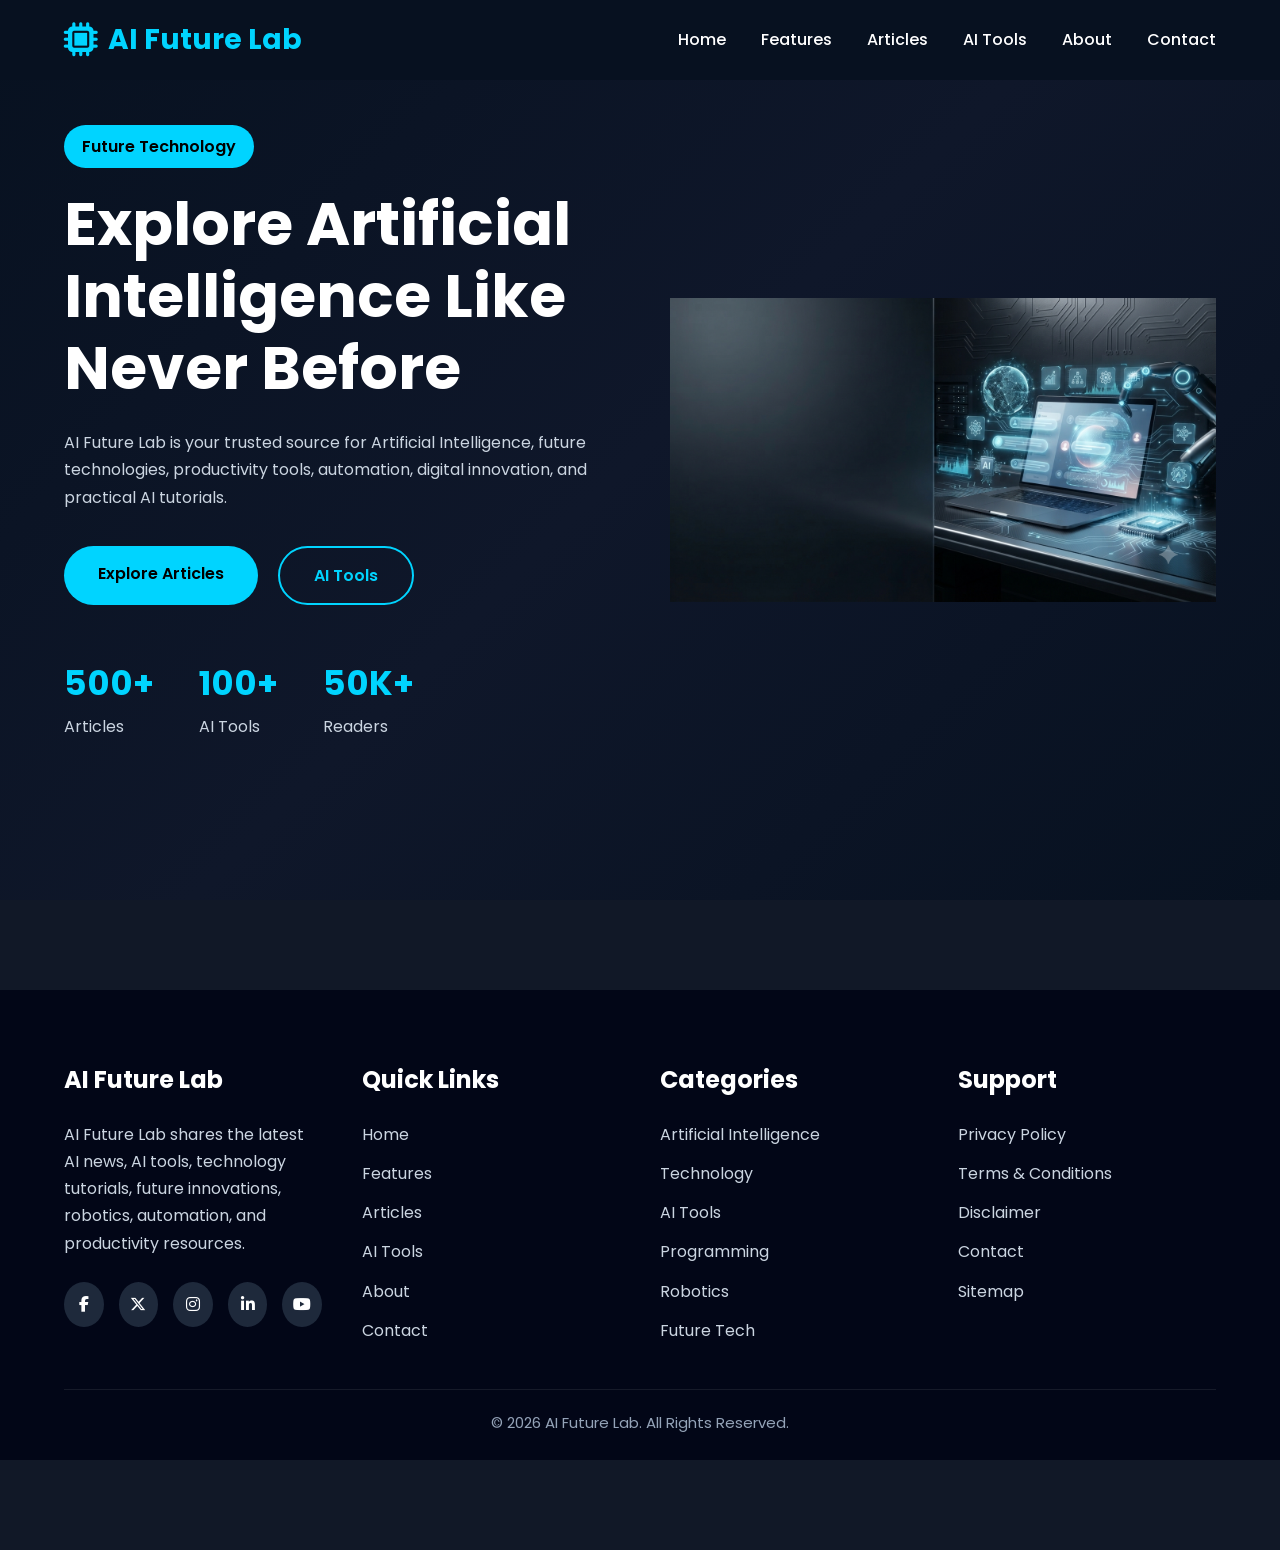
<file: index.html>
<!DOCTYPE html>
<html lang="en">

<head>

<meta charset="UTF-8">
<meta name="viewport" content="width=device-width, initial-scale=1.0">

<title>AI Future Lab | AI Tools, Technology & Future Innovations</title>

<meta name="description" content="AI Future Lab brings the latest AI tools, technology news, tutorials, productivity tips, and future innovations.">

<meta name="keywords" content="AI Future Lab, Artificial Intelligence, AI Tools, ChatGPT, Technology, Future Tech, Gadgets, Tutorials">

<meta name="author" content="AI Future Lab">

<meta name="robots" content="index, follow">

<link rel="canonical" href="https://stream-x87.github.io/aifutureleb/">

<!-- Open Graph -->

<meta property="og:title" content="AI Future Lab | AI Tools, Technology & Future Innovations">

<meta property="og:description" content="Explore the future of Artificial Intelligence, AI tools, technology news, tutorials and digital innovation.">

<meta property="og:image" content="https://stream-x87.github.io/aifutureleb/images/og-image.jpg">

<meta property="og:url" content="https://stream-x87.github.io/aifutureleb/">

<meta property="og:type" content="website">

<meta property="og:site_name" content="AI Future Lab">

<!-- Twitter Card -->

<meta name="twitter:card" content="summary_large_image">

<meta name="twitter:title" content="AI Future Lab">

<meta name="twitter:description" content="Explore the future of Artificial Intelligence and digital technology.">

<meta name="twitter:image" content="https://stream-x87.github.io/aifutureleb/images/og-image.jpg">

<!-- Favicon -->

<link rel="icon" type="image/png" href="images/favicon.png">

<link rel="apple-touch-icon" href="images/icons/icon-192.png">

<!-- PWA Manifest -->

<link rel="manifest" href="manifest.json">

<link rel="stylesheet" href="style.css">

<link rel="preconnect" href="https://fonts.googleapis.com">

<link rel="preconnect" href="https://fonts.gstatic.com" crossorigin>

<link href="https://fonts.googleapis.com/css2?family=Poppins:wght@300;400;500;600;700;800&display=swap" rel="stylesheet">

<link rel="stylesheet"
href="https://cdnjs.cloudflare.com/ajax/libs/font-awesome/6.7.1/css/all.min.css">

<!-- SEO Schema Markup -->
<script type="application/ld+json">
{
  "@context": "https://schema.org",
  "@type": "WebSite",
  "name": "AI Future Lab",
  "url": "https://stream-x87.github.io/aifutureleb/",
  "description": "AI Future Lab shares the latest AI tools, technology news, tutorials, productivity tips, and future innovations.",
  "publisher": {
    "@type": "Organization",
    "name": "AI Future Lab",
    "url": "https://stream-x87.github.io/aifutureleb/",
    "logo": {
      "@type": "ImageObject",
      "url": "https://stream-x87.github.io/aifutureleb/images/favicon.png"
    }
  },
  "potentialAction": {
    "@type": "SearchAction",
    "target": "https://stream-x87.github.io/aifutureleb/?q={search_term_string}",
    "query-input": "required name=search_term_string"
  },
  "inLanguage": "en",
  "copyrightHolder": {
    "@type": "Organization",
    "name": "AI Future Lab"
  }
}
</script>

</head>

<body>

<!-- ================= PRELOADER ================= -->

<div id="preloader">

<div class="loader">

<div class="loader-circle"></div>

<h2>AI Future Lab</h2>

</div>

</div>

<!-- ================= HEADER ================= -->
<header>

<div class="container">

<nav>

<div class="logo">

<i class="fa-solid fa-microchip"></i>

<span>AI Future Lab</span>

</div>

<ul class="nav-links">

<li><a href="#home">Home</a></li>

<li><a href="#features">Features</a></li>

<li><a href="#articles">Articles</a></li>

<li><a href="#tools">AI Tools</a></li>

<li><a href="about.html">About</a></li>

<li><a href="contact.html">Contact</a></li>

</ul>

<div class="menu-btn">

<i class="fa-solid fa-bars"></i>

</div>

</nav>

</div>

</header>

<!-- ================= HERO ================= -->

<section id="home" class="hero">

<div class="container hero-content">

<div class="hero-text">

<span class="badge">

Future Technology

</span>

<h1>

Explore Artificial Intelligence Like Never Before

</h1>

<p>

AI Future Lab is your trusted source for Artificial Intelligence,
future technologies,
productivity tools,
automation,
digital innovation,
and practical AI tutorials.

</p>

<div class="hero-buttons">

<a href="#articles" class="btn primary-btn">

Explore Articles

</a>

<a href="#tools" class="btn secondary-btn">

AI Tools

</a>

</div>

<div class="hero-stats">

<div>

<h2>500+</h2>

<p>Articles</p>

</div>

<div>

<h2>100+</h2>

<p>AI Tools</p>

</div>

<div>

<h2>50K+</h2>

<p>Readers</p>

</div>

</div>

</div>

<div class="hero-image">

<img src="images/hero.png" alt="Artificial Intelligence">

</div>

</div>

</section>

<!-- ================= FEATURES ================= -->

<section id="features" class="features">
<!-- ================= FOOTER ================= -->

<footer>

<div class="container">

<div class="footer-grid">

<div class="footer-about">

<h3>AI Future Lab</h3>

<p>

AI Future Lab shares the latest AI news,
AI tools,
technology tutorials,
future innovations,
robotics,
automation,
and productivity resources.

</p>

<div class="social-links">

<a href="#"><i class="fab fa-facebook-f"></i></a>

<a href="#"><i class="fab fa-x-twitter"></i></a>

<a href="#"><i class="fab fa-instagram"></i></a>

<a href="#"><i class="fab fa-linkedin-in"></i></a>

<a href="#"><i class="fab fa-youtube"></i></a>

</div>

</div>

<div class="footer-links">

<h3>Quick Links</h3>

<ul>

<li><a href="index.html">Home</a></li>

<li><a href="#features">Features</a></li>

<li><a href="#articles">Articles</a></li>

<li><a href="#tools">AI Tools</a></li>

<li><a href="about.html">About</a></li>

<li><a href="contact.html">Contact</a></li>

</ul>

</div>

<div class="footer-links">

<h3>Categories</h3>

<ul>

<li><a href="#">Artificial Intelligence</a></li>

<li><a href="#">Technology</a></li>

<li><a href="#">AI Tools</a></li>

<li><a href="#">Programming</a></li>

<li><a href="#">Robotics</a></li>

<li><a href="#">Future Tech</a></li>

</ul>

</div>

<div class="footer-links">

<h3>Support</h3>

<ul>

<li><a href="privacy.html">Privacy Policy</a></li>

<li><a href="terms.html">Terms & Conditions</a></li>

<li><a href="disclaimer.html">Disclaimer</a></li>

<li><a href="contact.html">Contact</a></li>

<li><a href="sitemap.xml">Sitemap</a></li>

</ul>

</div>

</div>

<hr>

<div class="footer-bottom">

<p>

© <span id="year"></span> AI Future Lab. All Rights Reserved.

</p>

</div>

</div>

</footer>

<!-- ================= BACK TO TOP ================= -->

<button id="backToTop">

<i class="fa-solid fa-arrow-up"></i>

</button>

<!-- ================= JAVASCRIPT ================= -->

<script src="script.js"></script>

</body>

</html>
</file>
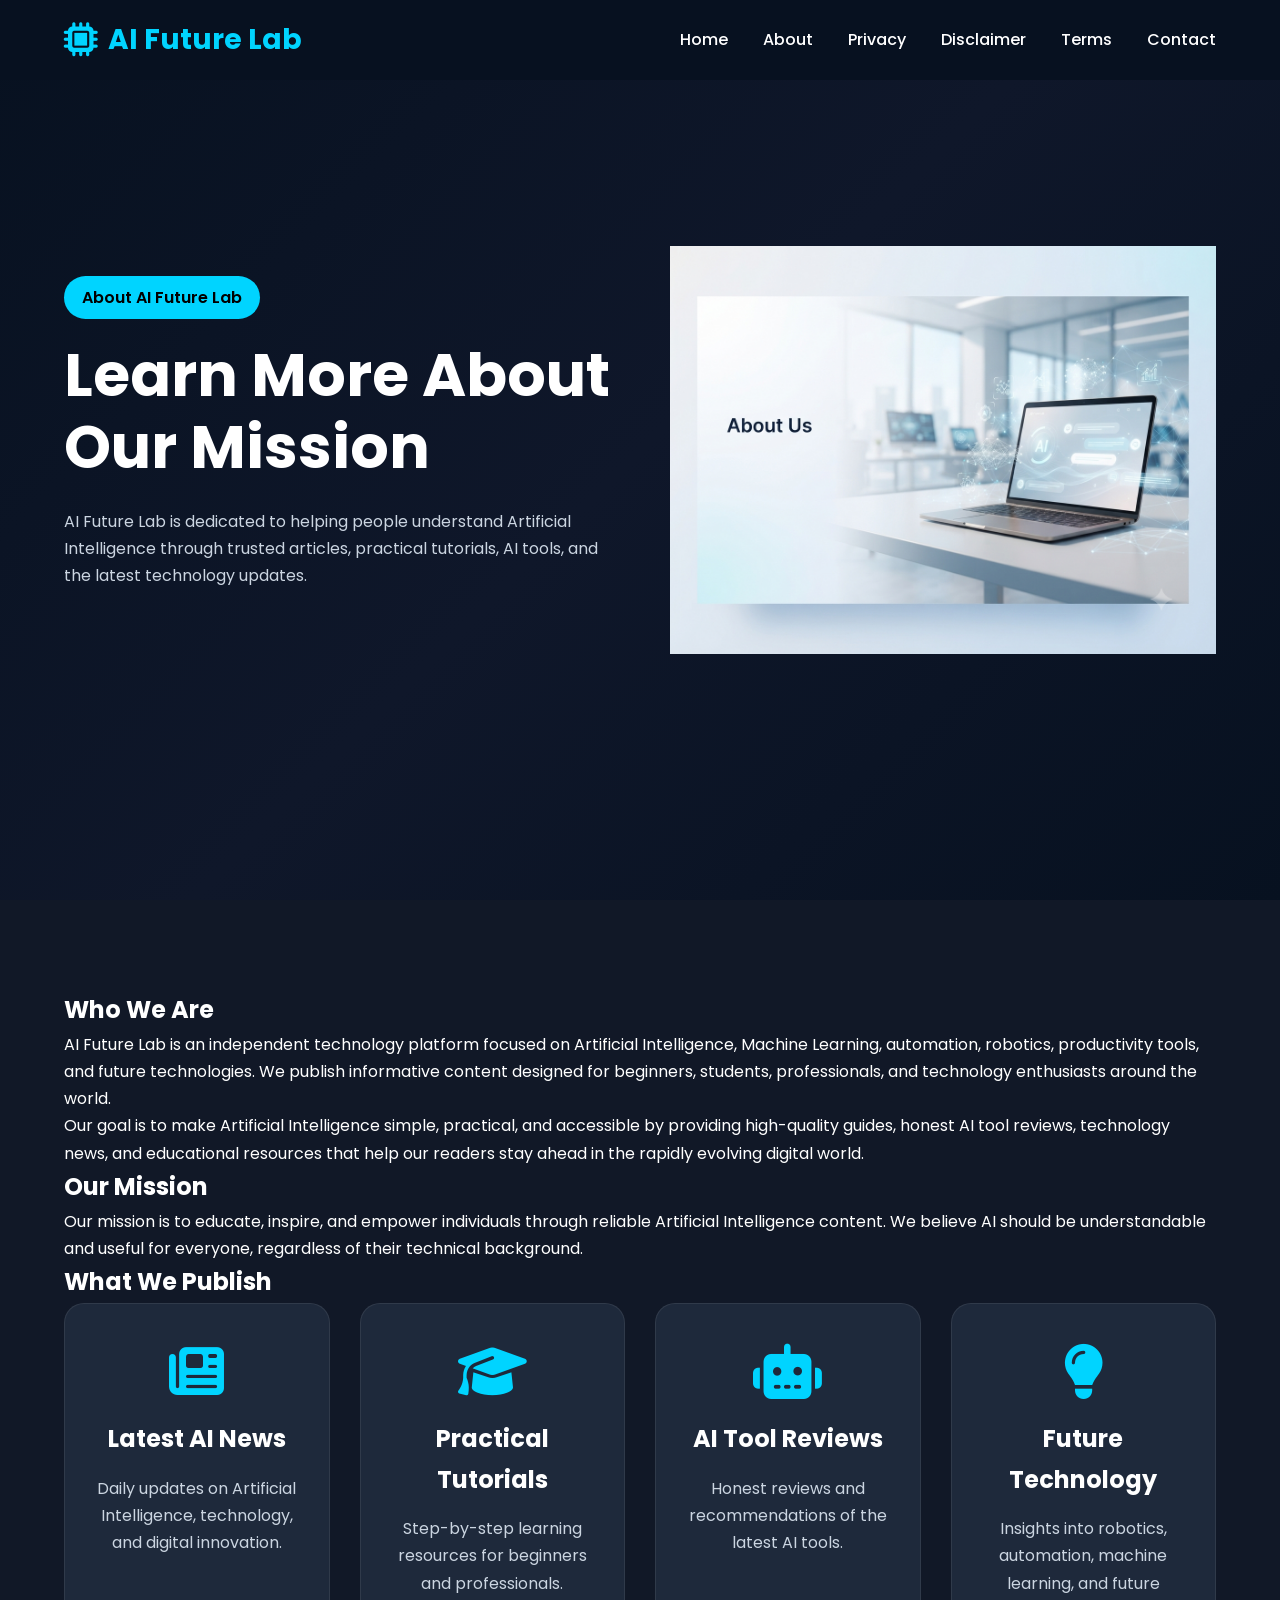
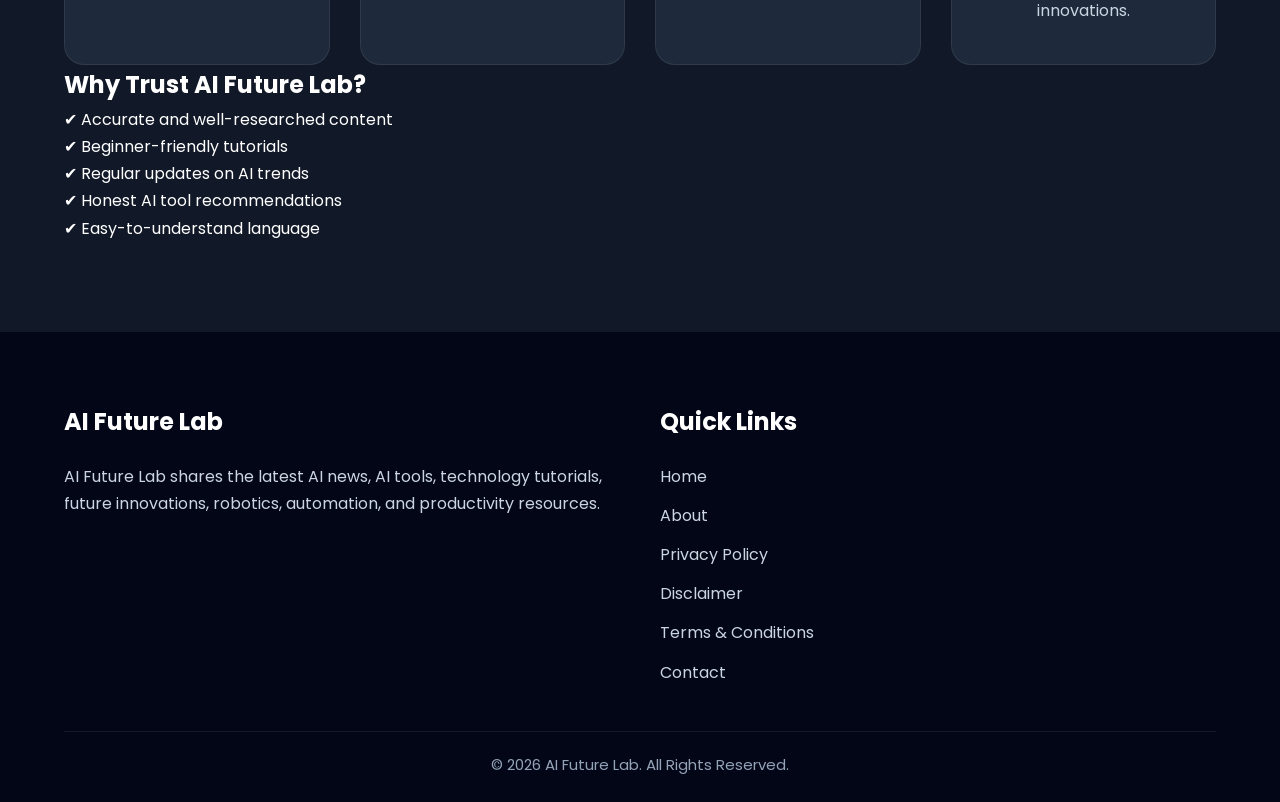
<file: about.html>
<!DOCTYPE html>
<html lang="en">

<head>

<meta charset="UTF-8">
<meta name="viewport" content="width=device-width, initial-scale=1.0">

<title>About Us | AI Future Lab</title>

<meta name="description" content="Learn more about AI Future Lab, our mission, vision, and commitment to providing high-quality Artificial Intelligence news, tutorials, AI tools, and technology insights.">

<meta name="keywords" content="About AI Future Lab, Artificial Intelligence, AI Blog, AI News, AI Tutorials, Technology">

<meta name="author" content="AI Future Lab">

<link rel="icon" type="image/png" href="images/favicon.png">
<link rel="apple-touch-icon" href="images/icons/icon-192.png">
<link rel="manifest" href="manifest.json">

<link rel="stylesheet" href="style.css">

<link rel="stylesheet"
href="https://cdnjs.cloudflare.com/ajax/libs/font-awesome/6.7.1/css/all.min.css">

</head>

<body>

<header>

<div class="container">

<nav>

<div class="logo">

<i class="fa-solid fa-microchip"></i>

<span>AI Future Lab</span>

</div>

<ul class="nav-links">

<li><a href="index.html">Home</a></li>
<li><a href="about.html">About</a></li>
<li><a href="privacy.html">Privacy</a></li>
<li><a href="disclaimer.html">Disclaimer</a></li>
<li><a href="terms.html">Terms</a></li>
<li><a href="contact.html">Contact</a></li>

</ul>

<div class="menu-btn">

<i class="fa-solid fa-bars"></i>

</div>

</nav>

</div>

</header>

<section class="hero">

<div class="container hero-content">

<div class="hero-text">

<span class="badge">

About AI Future Lab

</span>

<h1>

Learn More About Our Mission

</h1>

<p>

AI Future Lab is dedicated to helping people understand Artificial Intelligence through trusted articles, practical tutorials, AI tools, and the latest technology updates.

</p>

</div>

<div class="hero-image">

<img src="images/about.jpg" alt="About AI Future Lab">

</div>

</div>

</section>

<section class="about">

<div class="container">

<h2>Who We Are</h2>

<p>

AI Future Lab is an independent technology platform focused on Artificial Intelligence, Machine Learning, automation, robotics, productivity tools, and future technologies. We publish informative content designed for beginners, students, professionals, and technology enthusiasts around the world.

</p>
<p>

Our goal is to make Artificial Intelligence simple, practical, and accessible by providing high-quality guides, honest AI tool reviews, technology news, and educational resources that help our readers stay ahead in the rapidly evolving digital world.

</p>

<h2>Our Mission</h2>

<p>

Our mission is to educate, inspire, and empower individuals through reliable Artificial Intelligence content. We believe AI should be understandable and useful for everyone, regardless of their technical background.

</p>

<h2>What We Publish</h2>

<div class="feature-grid">

<div class="feature-box">
<i class="fa-solid fa-newspaper"></i>
<h3>Latest AI News</h3>
<p>Daily updates on Artificial Intelligence, technology, and digital innovation.</p>
</div>

<div class="feature-box">
<i class="fa-solid fa-graduation-cap"></i>
<h3>Practical Tutorials</h3>
<p>Step-by-step learning resources for beginners and professionals.</p>
</div>

<div class="feature-box">
<i class="fa-solid fa-robot"></i>
<h3>AI Tool Reviews</h3>
<p>Honest reviews and recommendations of the latest AI tools.</p>
</div>

<div class="feature-box">
<i class="fa-solid fa-lightbulb"></i>
<h3>Future Technology</h3>
<p>Insights into robotics, automation, machine learning, and future innovations.</p>
</div>

</div>

<h2>Why Trust AI Future Lab?</h2>

<ul>

<li>✔ Accurate and well-researched content</li>

<li>✔ Beginner-friendly tutorials</li>

<li>✔ Regular updates on AI trends</li>

<li>✔ Honest AI tool recommendations</li>

<li>✔ Easy-to-understand language</li>

</ul>

</div>

</section>
<footer>

<div class="container">

<div class="footer-grid">

<div class="footer-about">

<h3>AI Future Lab</h3>

<p>

AI Future Lab shares the latest AI news, AI tools, technology tutorials, future innovations, robotics, automation, and productivity resources.

</p>

</div>

<div class="footer-links">

<h3>Quick Links</h3>

<ul>

<li><a href="index.html">Home</a></li>
<li><a href="about.html">About</a></li>
<li><a href="privacy.html">Privacy Policy</a></li>
<li><a href="disclaimer.html">Disclaimer</a></li>
<li><a href="terms.html">Terms & Conditions</a></li>
<li><a href="contact.html">Contact</a></li>

</ul>

</div>

</div>

<hr>

<div class="footer-bottom">

<p>

© <span id="year"></span> AI Future Lab. All Rights Reserved.

</p>

</div>

</div>

</footer>

<button id="backToTop">

<i class="fa-solid fa-arrow-up"></i>

</button>

<script src="script.js"></script>

</body>

</html>
</file>
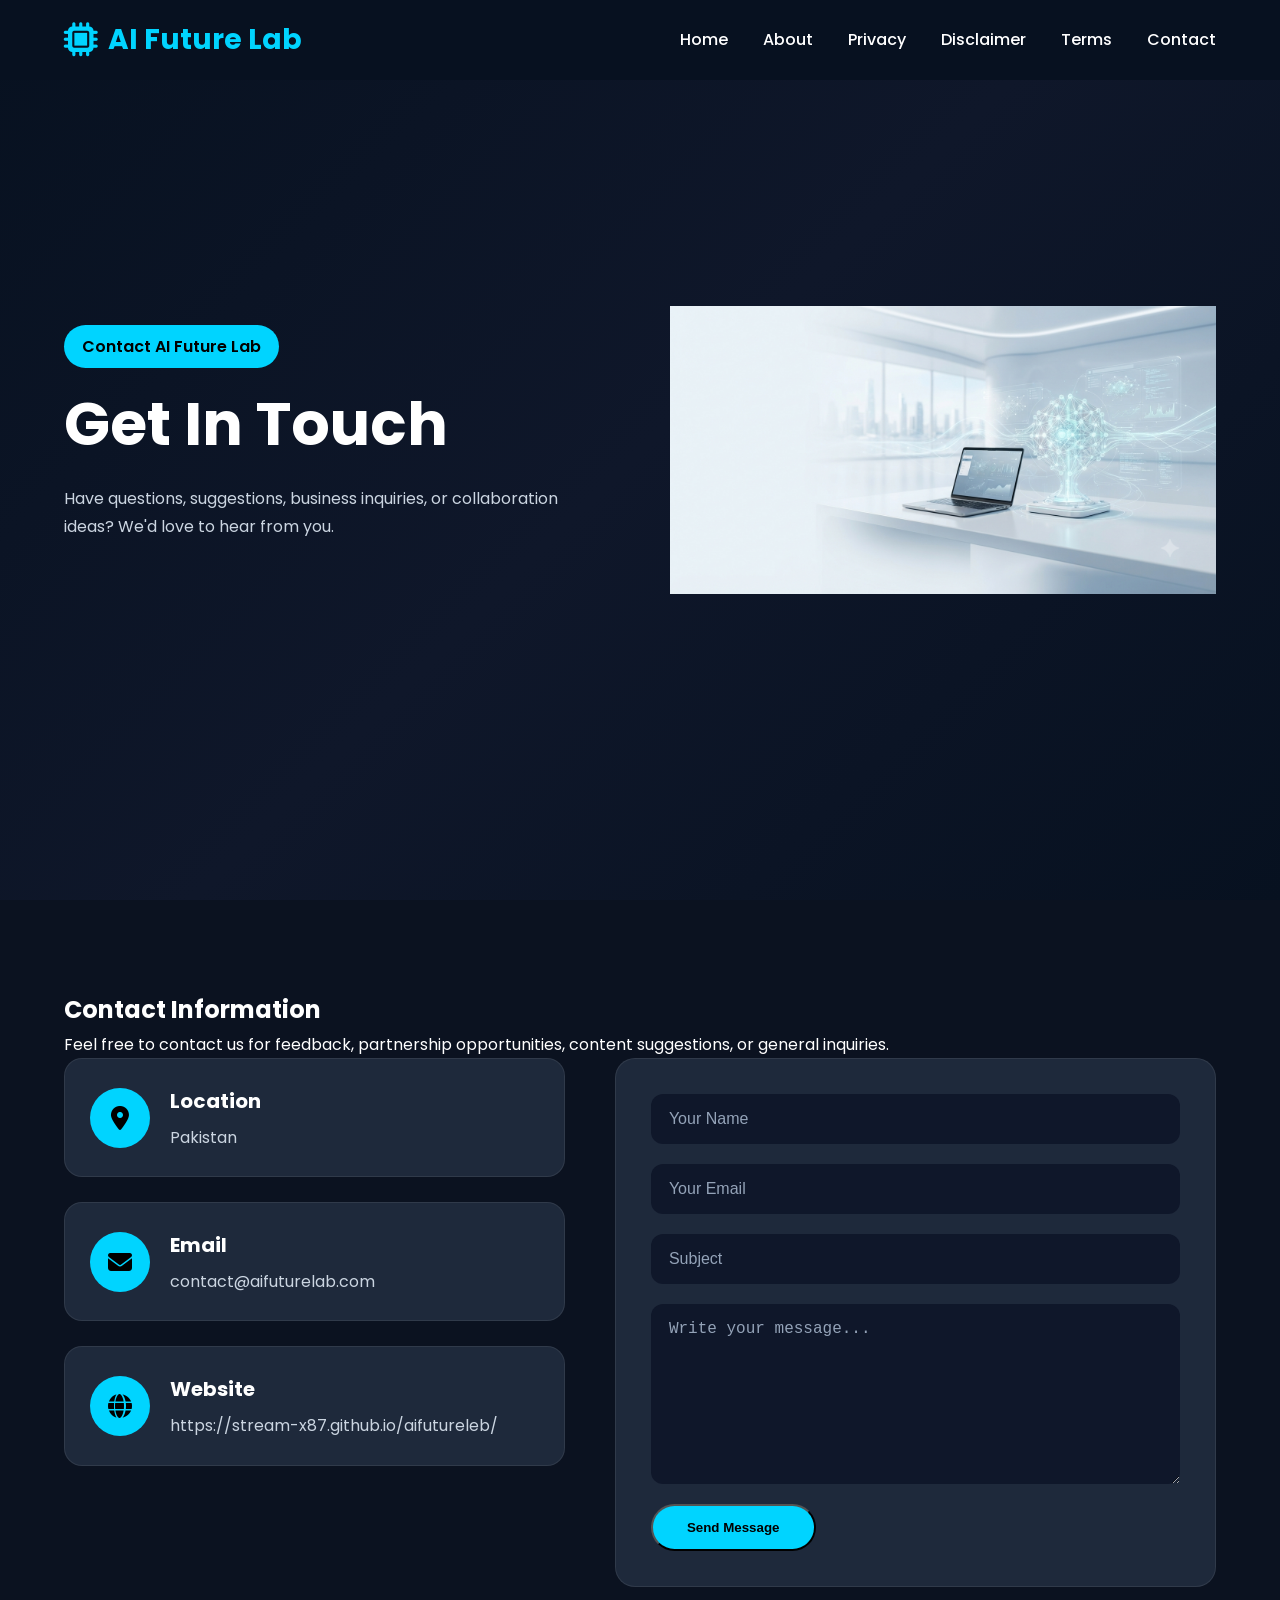
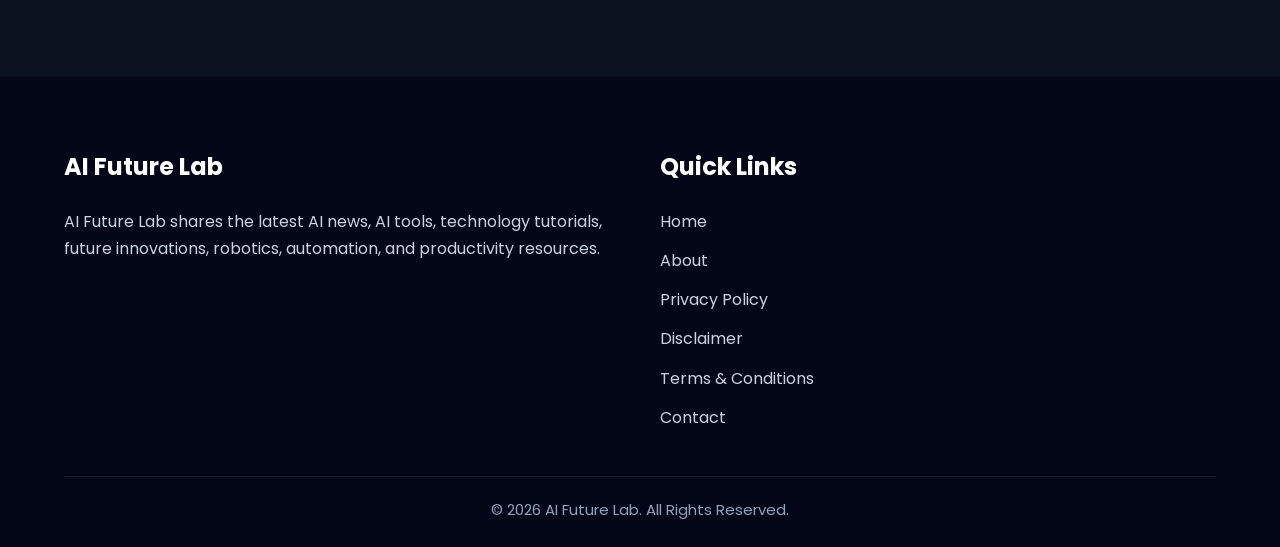
<file: contact.html>
<!DOCTYPE html>
<html lang="en">

<head>

<meta charset="UTF-8">
<meta name="viewport" content="width=device-width, initial-scale=1.0">

<title>Contact Us | AI Future Lab</title>

<meta name="description" content="Contact AI Future Lab for questions, suggestions, partnerships, or feedback related to Artificial Intelligence and technology.">

<meta name="keywords" content="Contact AI Future Lab, AI Blog, Artificial Intelligence, Technology">

<meta name="author" content="AI Future Lab">

<link rel="icon" type="image/png" href="images/favicon.png">
<link rel="apple-touch-icon" href="images/icons/icon-192.png">
<link rel="manifest" href="manifest.json">

<link rel="stylesheet" href="style.css">

<link rel="stylesheet"
href="https://cdnjs.cloudflare.com/ajax/libs/font-awesome/6.7.1/css/all.min.css">

</head>

<body>

<header>

<div class="container">

<nav>

<div class="logo">

<i class="fa-solid fa-microchip"></i>

<span>AI Future Lab</span>

</div>

<ul class="nav-links">

<li><a href="index.html">Home</a></li>
<li><a href="about.html">About</a></li>
<li><a href="privacy.html">Privacy</a></li>
<li><a href="disclaimer.html">Disclaimer</a></li>
<li><a href="terms.html">Terms</a></li>
<li><a href="contact.html">Contact</a></li>

</ul>

<div class="menu-btn">

<i class="fa-solid fa-bars"></i>

</div>

</nav>

</div>

</header>

<section class="hero">

<div class="container hero-content">

<div class="hero-text">

<span class="badge">

Contact AI Future Lab

</span>

<h1>

Get In Touch

</h1>

<p>

Have questions, suggestions, business inquiries, or collaboration ideas? We'd love to hear from you.

</p>

</div>

<div class="hero-image">

<img src="images/cover.jpg" alt="Contact AI Future Lab">

</div>

</div>

</section>

<section class="contact">

<div class="container">

<h2>Contact Information</h2>

<p>

Feel free to contact us for feedback, partnership opportunities, content suggestions, or general inquiries.

</p>
<div class="contact-grid">

<div class="contact-info">

<div class="info-box">

<i class="fa-solid fa-location-dot"></i>

<div>

<h4>Location</h4>

<p>Pakistan</p>

</div>

</div>

<div class="info-box">

<i class="fa-solid fa-envelope"></i>

<div>

<h4>Email</h4>

<p>contact@aifuturelab.com</p>

</div>

</div>

<div class="info-box">

<i class="fa-solid fa-globe"></i>

<div>

<h4>Website</h4>

<p>https://stream-x87.github.io/aifutureleb/</p>

</div>

</div>

</div>

<div class="contact-form">

<form>

<input type="text" placeholder="Your Name" required>

<input type="email" placeholder="Your Email" required>

<input type="text" placeholder="Subject" required>

<textarea rows="6" placeholder="Write your message..." required></textarea>

<button type="submit" class="btn primary-btn">

Send Message

</button>

</form>

</div>

</div>

</div>

</section>
<footer>

<div class="container">

<div class="footer-grid">

<div class="footer-about">

<h3>AI Future Lab</h3>

<p>

AI Future Lab shares the latest AI news, AI tools, technology tutorials, future innovations, robotics, automation, and productivity resources.

</p>

</div>

<div class="footer-links">

<h3>Quick Links</h3>

<ul>

<li><a href="index.html">Home</a></li>
<li><a href="about.html">About</a></li>
<li><a href="privacy.html">Privacy Policy</a></li>
<li><a href="disclaimer.html">Disclaimer</a></li>
<li><a href="terms.html">Terms & Conditions</a></li>
<li><a href="contact.html">Contact</a></li>

</ul>

</div>

</div>

<hr>

<div class="footer-bottom">

<p>

© <span id="year"></span> AI Future Lab. All Rights Reserved.

</p>

</div>

</div>

</footer>

<button id="backToTop">

<i class="fa-solid fa-arrow-up"></i>

</button>

<script src="script.js"></script>

</body>

</html>
</file>
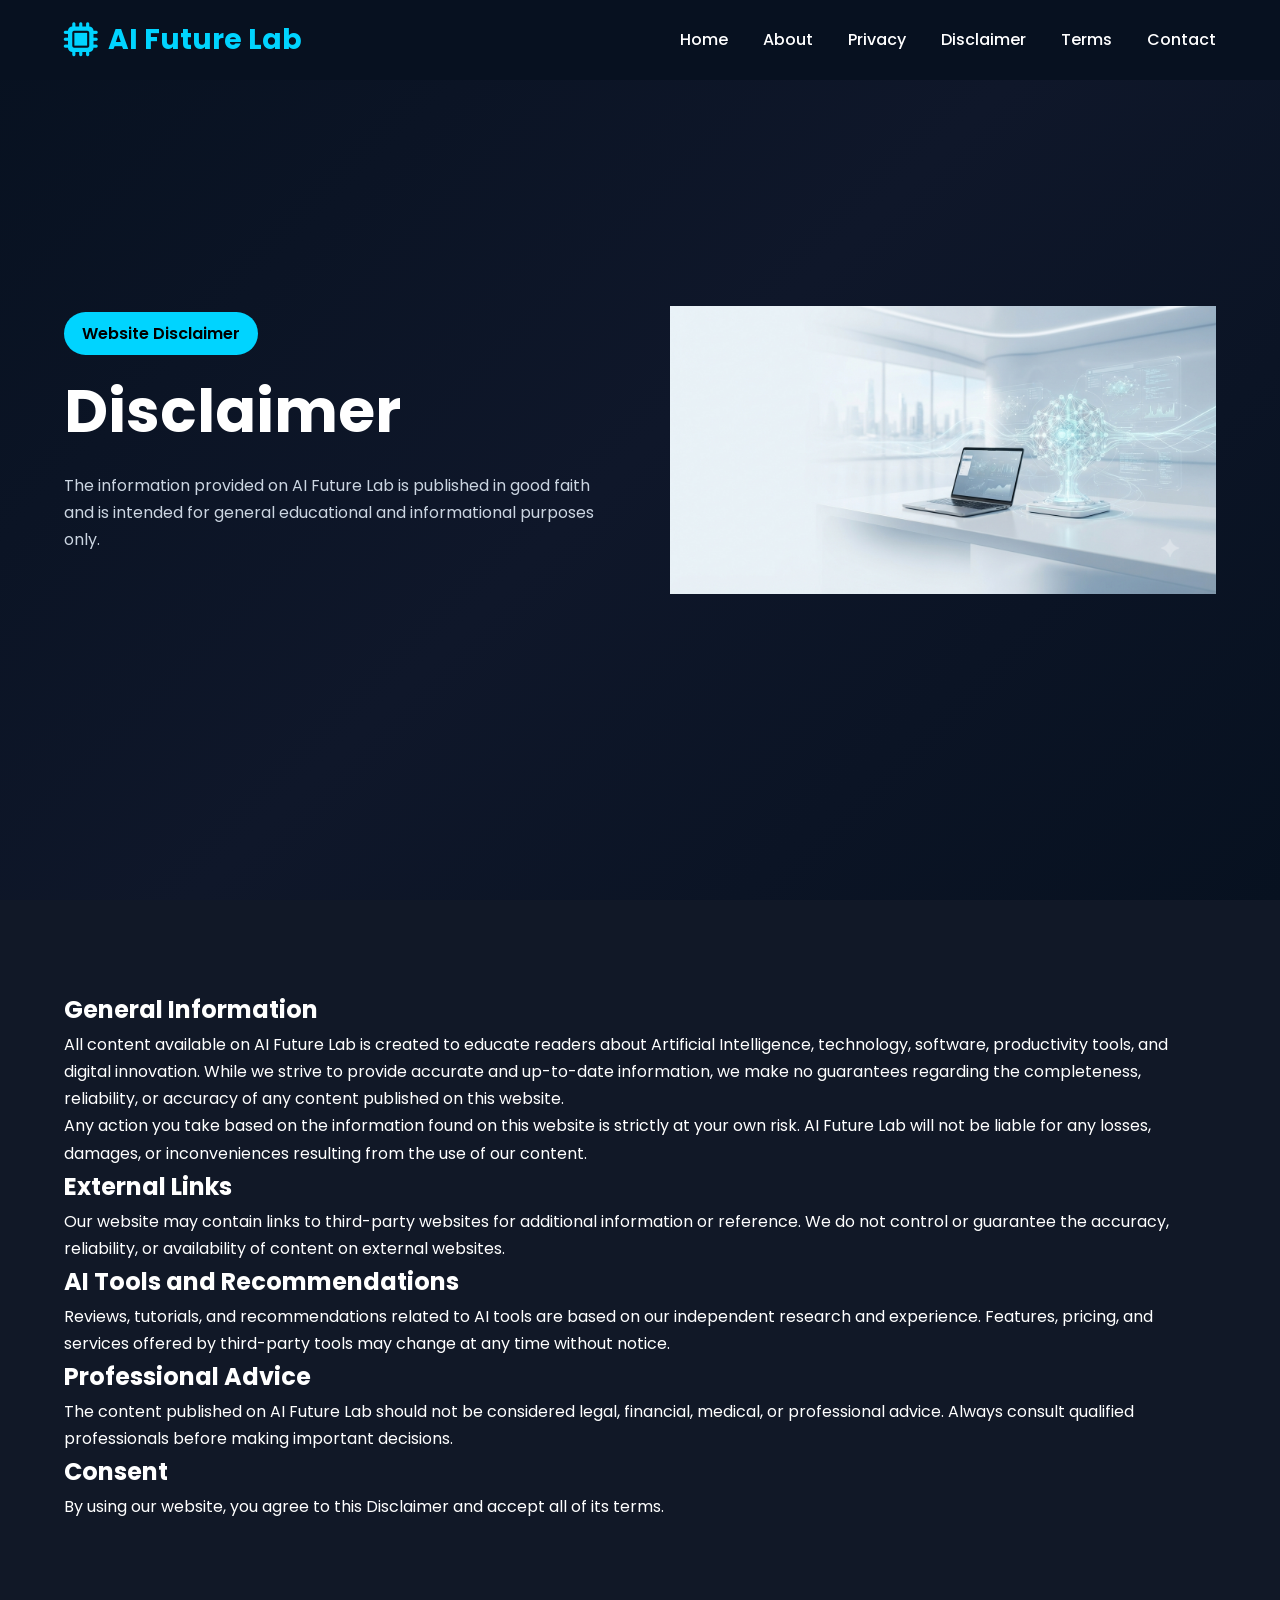
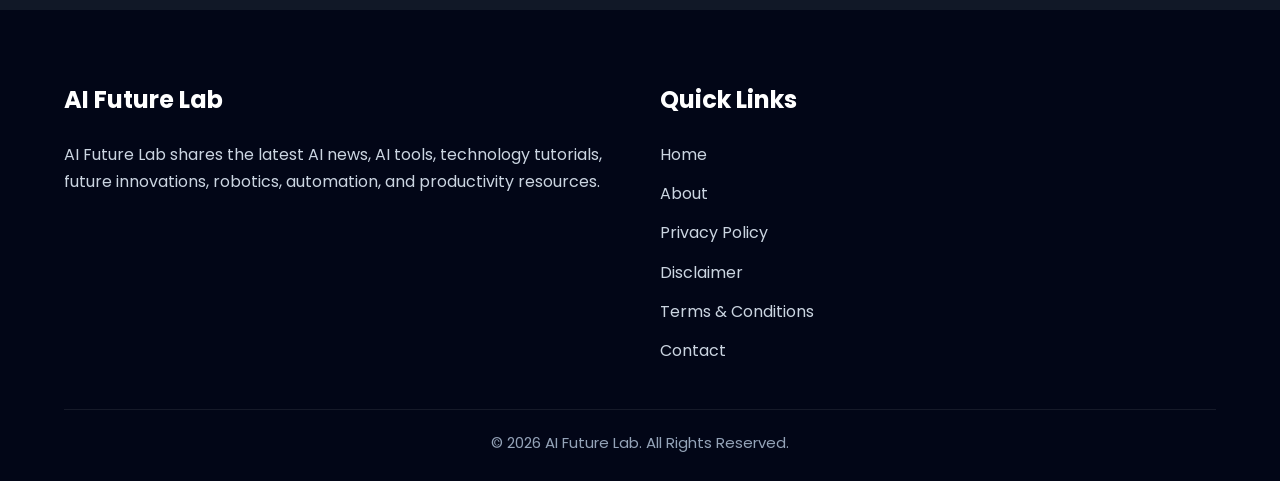
<file: disclaimer.html>
<!DOCTYPE html>
<html lang="en">

<head>

<meta charset="UTF-8">
<meta name="viewport" content="width=device-width, initial-scale=1.0">

<title>Disclaimer | AI Future Lab</title>

<meta name="description" content="Read the Disclaimer of AI Future Lab regarding the use of our website, content, AI tools, and external links.">

<meta name="keywords" content="Disclaimer, AI Future Lab, AI Blog, Technology Disclaimer">

<meta name="author" content="AI Future Lab">

<link rel="icon" type="image/png" href="images/favicon.png">
<link rel="apple-touch-icon" href="images/icons/icon-192.png">
<link rel="manifest" href="manifest.json">

<link rel="stylesheet" href="style.css">

<link rel="stylesheet"
href="https://cdnjs.cloudflare.com/ajax/libs/font-awesome/6.7.1/css/all.min.css">

</head>

<body>

<header>

<div class="container">

<nav>

<div class="logo">

<i class="fa-solid fa-microchip"></i>

<span>AI Future Lab</span>

</div>

<ul class="nav-links">

<li><a href="index.html">Home</a></li>
<li><a href="about.html">About</a></li>
<li><a href="privacy.html">Privacy</a></li>
<li><a href="disclaimer.html">Disclaimer</a></li>
<li><a href="terms.html">Terms</a></li>
<li><a href="contact.html">Contact</a></li>

</ul>

<div class="menu-btn">

<i class="fa-solid fa-bars"></i>

</div>

</nav>

</div>

</header>

<section class="hero">

<div class="container hero-content">

<div class="hero-text">

<span class="badge">

Website Disclaimer

</span>

<h1>

Disclaimer

</h1>

<p>

The information provided on AI Future Lab is published in good faith and is intended for general educational and informational purposes only.

</p>

</div>

<div class="hero-image">

<img src="images/cover.jpg" alt="Disclaimer">

</div>

</div>

</section>

<section class="about">

<div class="container">

<h2>General Information</h2>

<p>

All content available on AI Future Lab is created to educate readers about Artificial Intelligence, technology, software, productivity tools, and digital innovation. While we strive to provide accurate and up-to-date information, we make no guarantees regarding the completeness, reliability, or accuracy of any content published on this website.

</p>
<p>

Any action you take based on the information found on this website is strictly at your own risk. AI Future Lab will not be liable for any losses, damages, or inconveniences resulting from the use of our content.

</p>

<h2>External Links</h2>

<p>

Our website may contain links to third-party websites for additional information or reference. We do not control or guarantee the accuracy, reliability, or availability of content on external websites.

</p>

<h2>AI Tools and Recommendations</h2>

<p>

Reviews, tutorials, and recommendations related to AI tools are based on our independent research and experience. Features, pricing, and services offered by third-party tools may change at any time without notice.

</p>

<h2>Professional Advice</h2>

<p>

The content published on AI Future Lab should not be considered legal, financial, medical, or professional advice. Always consult qualified professionals before making important decisions.

</p>

<h2>Consent</h2>

<p>

By using our website, you agree to this Disclaimer and accept all of its terms.

</p>

</div>

</section>
<footer>

<div class="container">

<div class="footer-grid">

<div class="footer-about">

<h3>AI Future Lab</h3>

<p>

AI Future Lab shares the latest AI news, AI tools, technology tutorials, future innovations, robotics, automation, and productivity resources.

</p>

</div>

<div class="footer-links">

<h3>Quick Links</h3>

<ul>

<li><a href="index.html">Home</a></li>
<li><a href="about.html">About</a></li>
<li><a href="privacy.html">Privacy Policy</a></li>
<li><a href="disclaimer.html">Disclaimer</a></li>
<li><a href="terms.html">Terms & Conditions</a></li>
<li><a href="contact.html">Contact</a></li>

</ul>

</div>

</div>

<hr>

<div class="footer-bottom">

<p>

© <span id="year"></span> AI Future Lab. All Rights Reserved.

</p>

</div>

</div>

</footer>

<button id="backToTop">

<i class="fa-solid fa-arrow-up"></i>

</button>

<script src="script.js"></script>

</body>

</html>
</file>
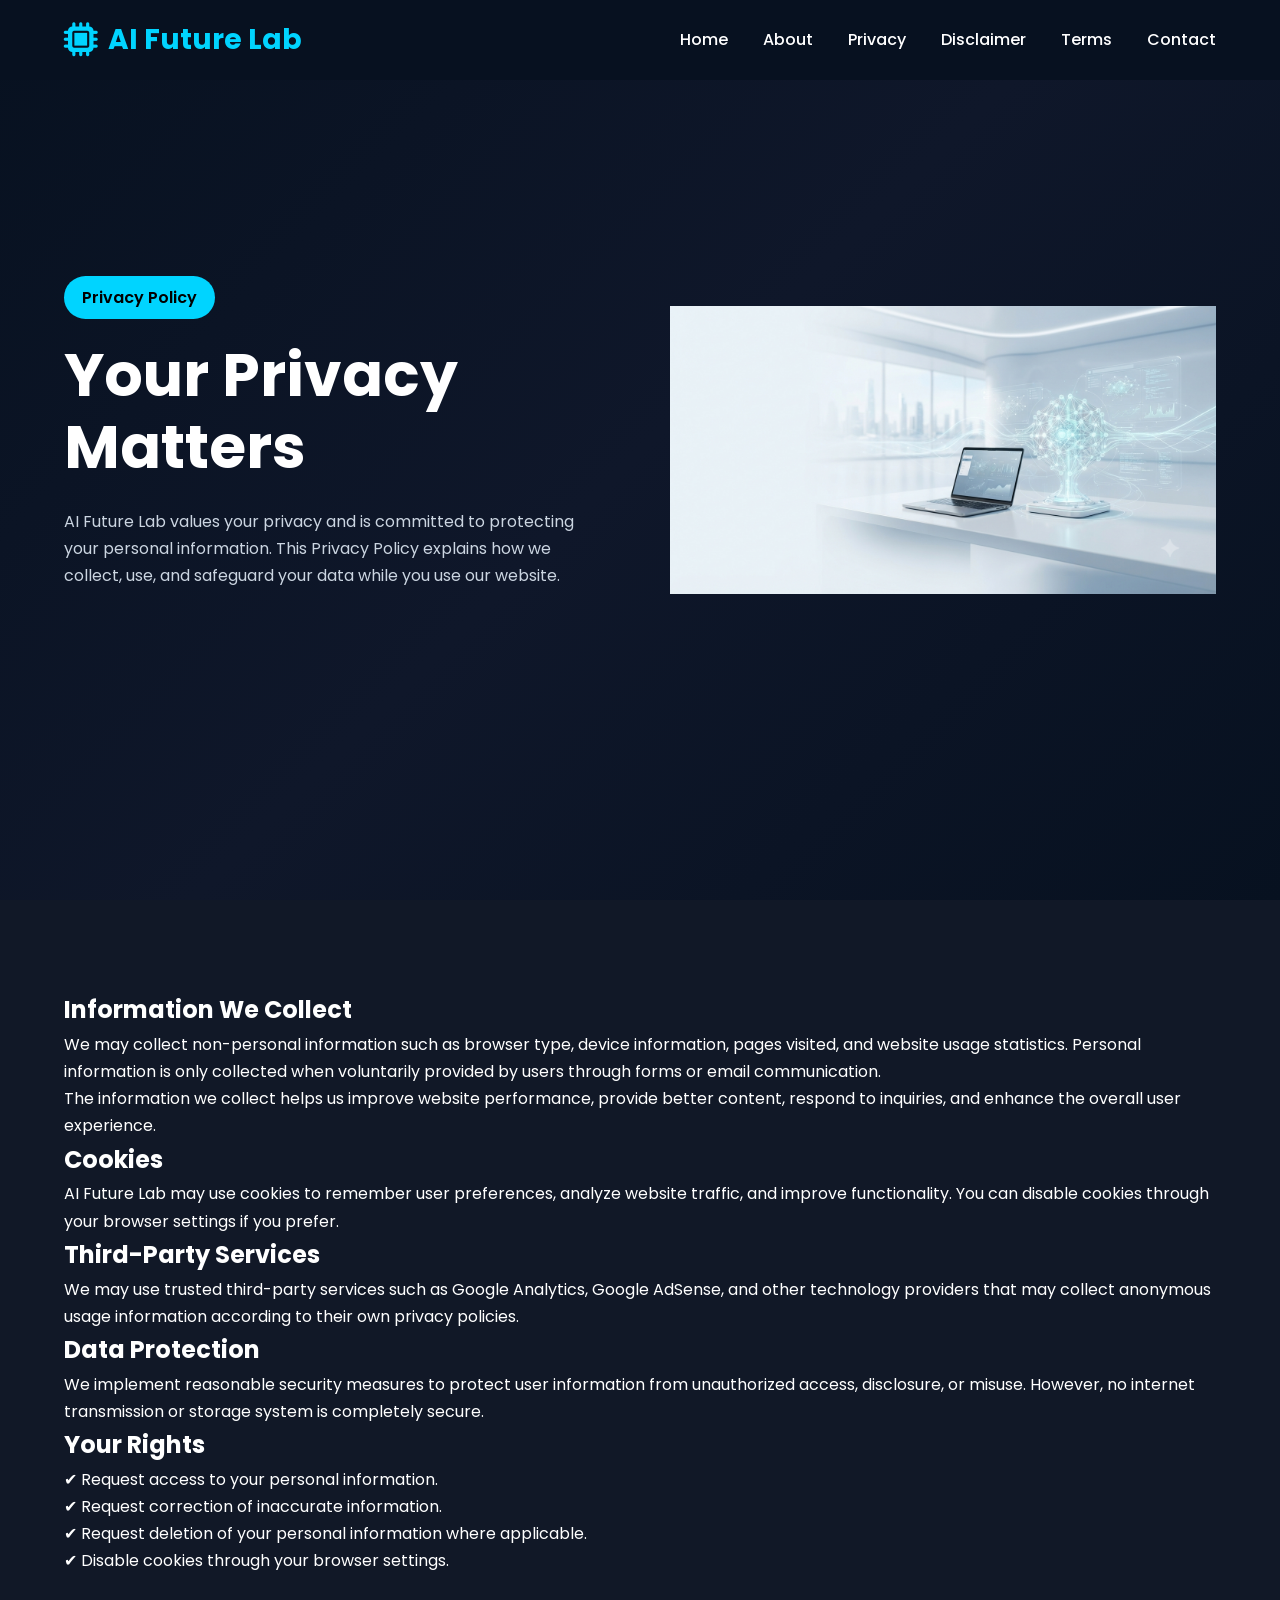
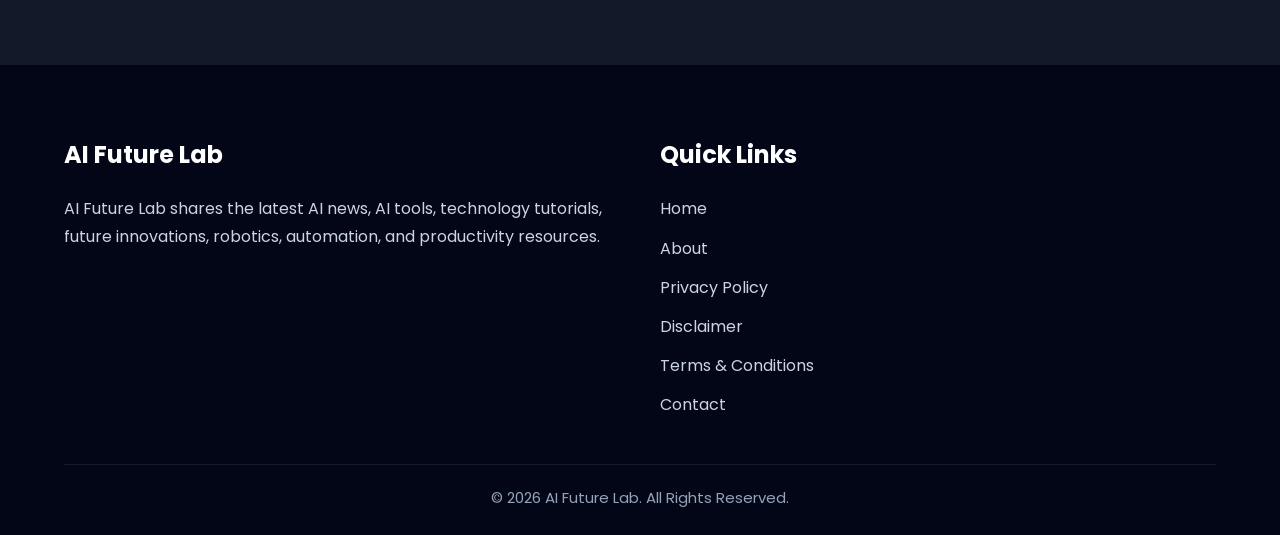
<file: privacy.html>
<!DOCTYPE html>
<html lang="en">

<head>

<meta charset="UTF-8">
<meta name="viewport" content="width=device-width, initial-scale=1.0">

<title>Privacy Policy | AI Future Lab</title>

<meta name="description" content="Read the Privacy Policy of AI Future Lab to understand how we collect, use, and protect your personal information.">

<meta name="keywords" content="Privacy Policy, AI Future Lab, Artificial Intelligence, Data Protection">

<meta name="author" content="AI Future Lab">

<link rel="icon" type="image/png" href="images/favicon.png">
<link rel="apple-touch-icon" href="images/icons/icon-192.png">
<link rel="manifest" href="manifest.json">

<link rel="stylesheet" href="style.css">

<link rel="stylesheet"
href="https://cdnjs.cloudflare.com/ajax/libs/font-awesome/6.7.1/css/all.min.css">

</head>

<body>

<header>

<div class="container">

<nav>

<div class="logo">

<i class="fa-solid fa-microchip"></i>

<span>AI Future Lab</span>

</div>

<ul class="nav-links">

<li><a href="index.html">Home</a></li>
<li><a href="about.html">About</a></li>
<li><a href="privacy.html">Privacy</a></li>
<li><a href="disclaimer.html">Disclaimer</a></li>
<li><a href="terms.html">Terms</a></li>
<li><a href="contact.html">Contact</a></li>

</ul>

<div class="menu-btn">

<i class="fa-solid fa-bars"></i>

</div>

</nav>

</div>

</header>

<section class="hero">

<div class="container hero-content">

<div class="hero-text">

<span class="badge">

Privacy Policy

</span>

<h1>

Your Privacy Matters

</h1>

<p>

AI Future Lab values your privacy and is committed to protecting your personal information. This Privacy Policy explains how we collect, use, and safeguard your data while you use our website.

</p>

</div>

<div class="hero-image">

<img src="images/cover.jpg" alt="Privacy Policy">

</div>

</div>

</section>

<section class="about">

<div class="container">

<h2>Information We Collect</h2>

<p>

We may collect non-personal information such as browser type, device information, pages visited, and website usage statistics. Personal information is only collected when voluntarily provided by users through forms or email communication.

</p>
<p>

The information we collect helps us improve website performance, provide better content, respond to inquiries, and enhance the overall user experience.

</p>

<h2>Cookies</h2>

<p>

AI Future Lab may use cookies to remember user preferences, analyze website traffic, and improve functionality. You can disable cookies through your browser settings if you prefer.

</p>

<h2>Third-Party Services</h2>

<p>

We may use trusted third-party services such as Google Analytics, Google AdSense, and other technology providers that may collect anonymous usage information according to their own privacy policies.

</p>

<h2>Data Protection</h2>

<p>

We implement reasonable security measures to protect user information from unauthorized access, disclosure, or misuse. However, no internet transmission or storage system is completely secure.

</p>

<h2>Your Rights</h2>

<ul>

<li>✔ Request access to your personal information.</li>

<li>✔ Request correction of inaccurate information.</li>

<li>✔ Request deletion of your personal information where applicable.</li>

<li>✔ Disable cookies through your browser settings.</li>

</ul>

</div>

</section>
<footer>

<div class="container">

<div class="footer-grid">

<div class="footer-about">

<h3>AI Future Lab</h3>

<p>

AI Future Lab shares the latest AI news, AI tools, technology tutorials, future innovations, robotics, automation, and productivity resources.

</p>

</div>

<div class="footer-links">

<h3>Quick Links</h3>

<ul>

<li><a href="index.html">Home</a></li>
<li><a href="about.html">About</a></li>
<li><a href="privacy.html">Privacy Policy</a></li>
<li><a href="disclaimer.html">Disclaimer</a></li>
<li><a href="terms.html">Terms & Conditions</a></li>
<li><a href="contact.html">Contact</a></li>

</ul>

</div>

</div>

<hr>

<div class="footer-bottom">

<p>

© <span id="year"></span> AI Future Lab. All Rights Reserved.

</p>

</div>

</div>

</footer>

<button id="backToTop">

<i class="fa-solid fa-arrow-up"></i>

</button>

<script src="script.js"></script>

</body>

</html>
</file>
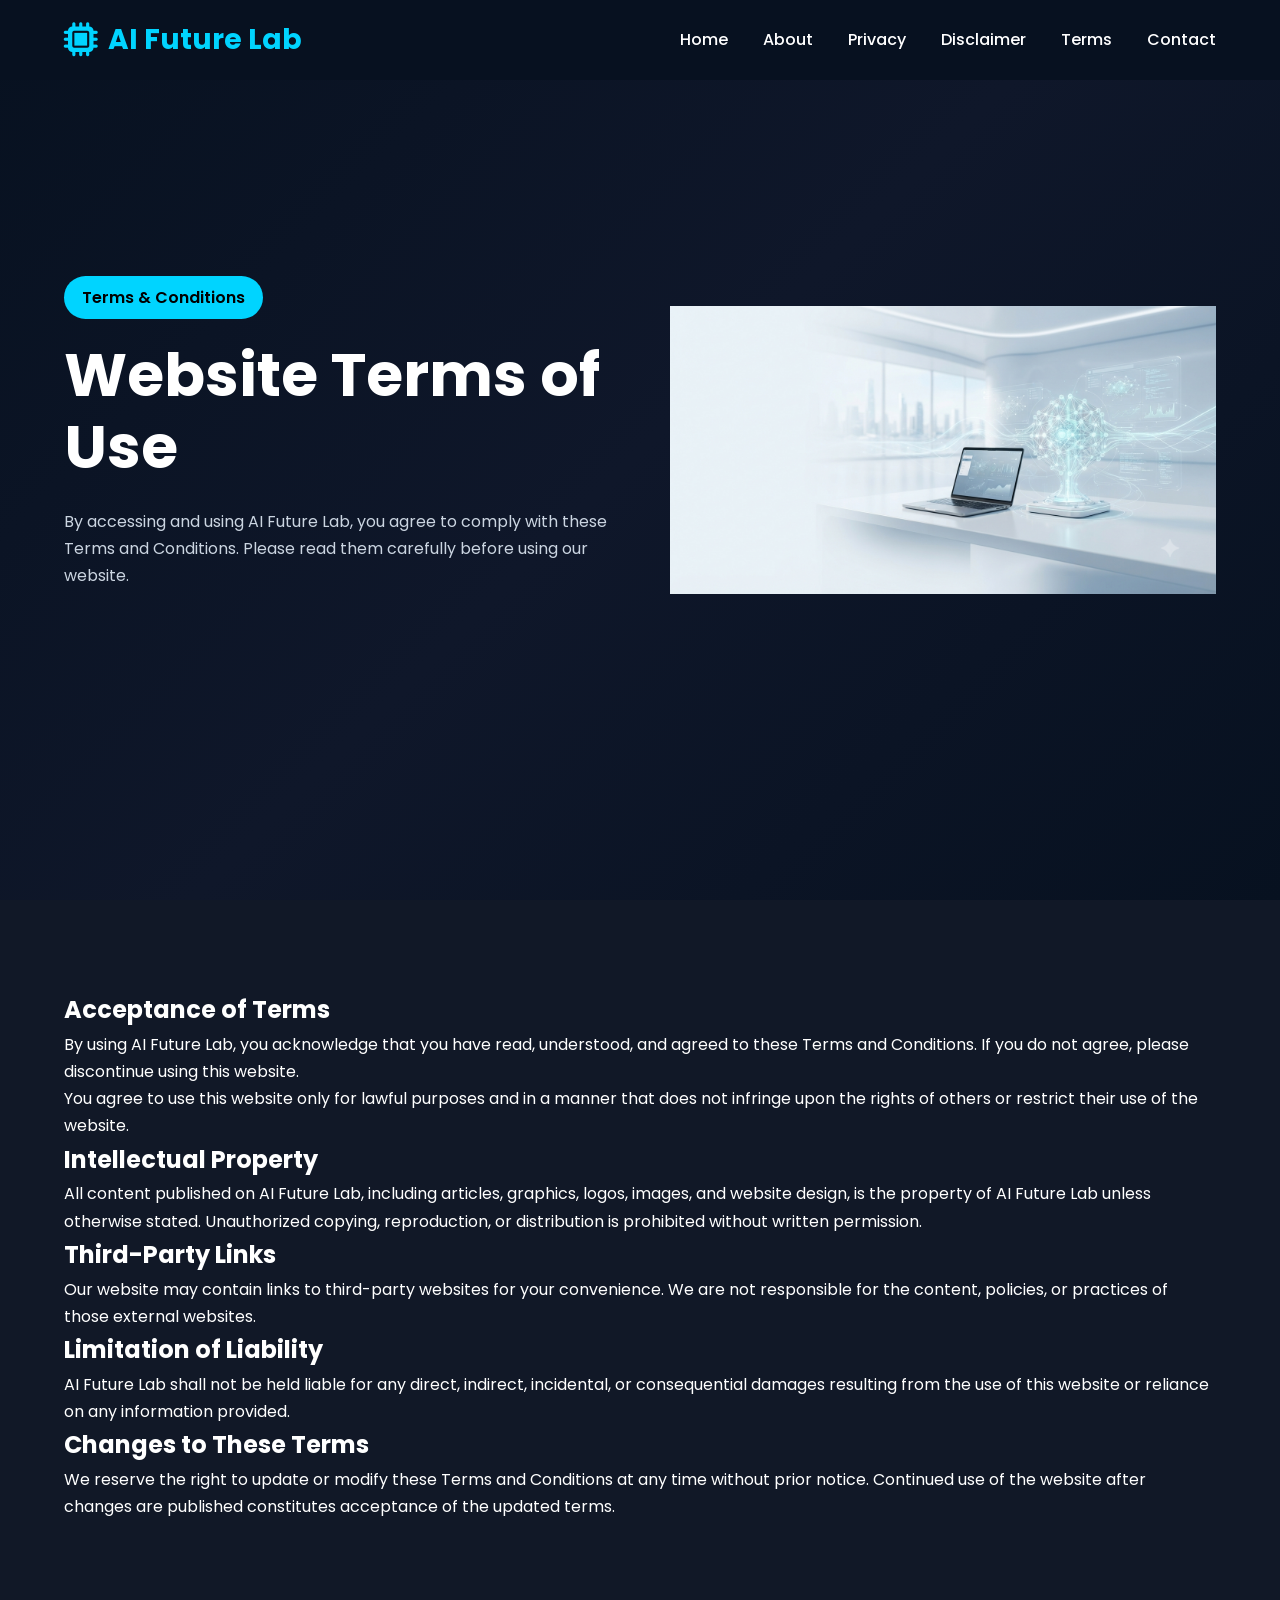
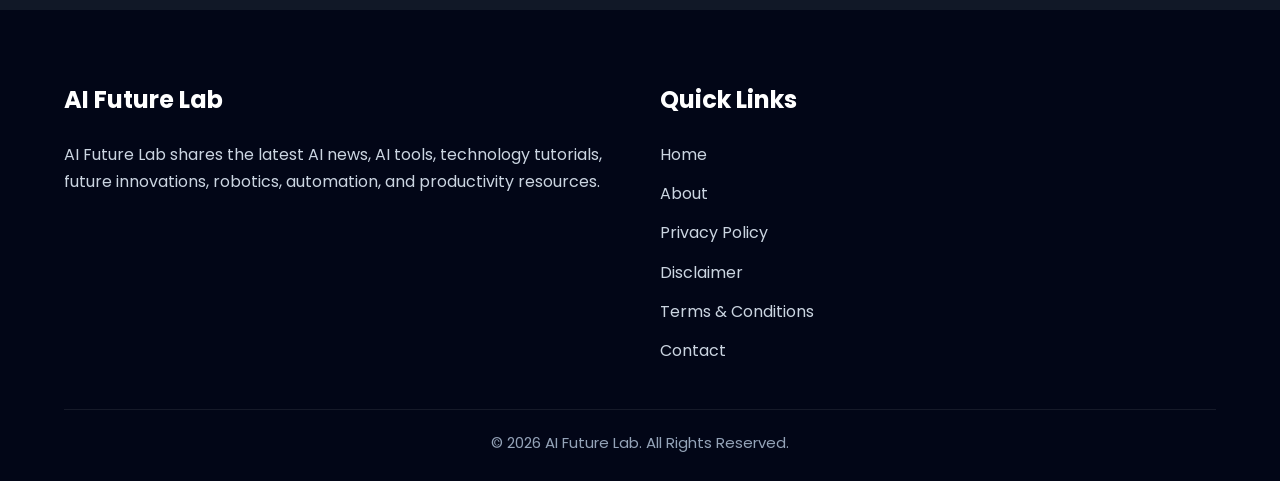
<file: terms.html>
<!DOCTYPE html>
<html lang="en">

<head>

<meta charset="UTF-8">
<meta name="viewport" content="width=device-width, initial-scale=1.0">

<title>Terms & Conditions | AI Future Lab</title>

<meta name="description" content="Read the Terms and Conditions for using AI Future Lab, including user responsibilities, intellectual property, and website usage guidelines.">

<meta name="keywords" content="Terms and Conditions, AI Future Lab, AI Blog, Website Terms">

<meta name="author" content="AI Future Lab">

<link rel="icon" type="image/png" href="images/favicon.png">
<link rel="apple-touch-icon" href="images/icons/icon-192.png">
<link rel="manifest" href="manifest.json">

<link rel="stylesheet" href="style.css">

<link rel="stylesheet"
href="https://cdnjs.cloudflare.com/ajax/libs/font-awesome/6.7.1/css/all.min.css">

</head>

<body>

<header>

<div class="container">

<nav>

<div class="logo">

<i class="fa-solid fa-microchip"></i>

<span>AI Future Lab</span>

</div>

<ul class="nav-links">

<li><a href="index.html">Home</a></li>
<li><a href="about.html">About</a></li>
<li><a href="privacy.html">Privacy</a></li>
<li><a href="disclaimer.html">Disclaimer</a></li>
<li><a href="terms.html">Terms</a></li>
<li><a href="contact.html">Contact</a></li>

</ul>

<div class="menu-btn">

<i class="fa-solid fa-bars"></i>

</div>

</nav>

</div>

</header>

<section class="hero">

<div class="container hero-content">

<div class="hero-text">

<span class="badge">

Terms & Conditions

</span>

<h1>

Website Terms of Use

</h1>

<p>

By accessing and using AI Future Lab, you agree to comply with these Terms and Conditions. Please read them carefully before using our website.

</p>

</div>

<div class="hero-image">

<img src="images/cover.jpg" alt="Terms and Conditions">

</div>

</div>

</section>

<section class="about">

<div class="container">

<h2>Acceptance of Terms</h2>

<p>

By using AI Future Lab, you acknowledge that you have read, understood, and agreed to these Terms and Conditions. If you do not agree, please discontinue using this website.

</p>
<p>

You agree to use this website only for lawful purposes and in a manner that does not infringe upon the rights of others or restrict their use of the website.

</p>

<h2>Intellectual Property</h2>

<p>

All content published on AI Future Lab, including articles, graphics, logos, images, and website design, is the property of AI Future Lab unless otherwise stated. Unauthorized copying, reproduction, or distribution is prohibited without written permission.

</p>

<h2>Third-Party Links</h2>

<p>

Our website may contain links to third-party websites for your convenience. We are not responsible for the content, policies, or practices of those external websites.

</p>

<h2>Limitation of Liability</h2>

<p>

AI Future Lab shall not be held liable for any direct, indirect, incidental, or consequential damages resulting from the use of this website or reliance on any information provided.

</p>

<h2>Changes to These Terms</h2>

<p>

We reserve the right to update or modify these Terms and Conditions at any time without prior notice. Continued use of the website after changes are published constitutes acceptance of the updated terms.

</p>

</div>

</section>
<footer>

<div class="container">

<div class="footer-grid">

<div class="footer-about">

<h3>AI Future Lab</h3>

<p>

AI Future Lab shares the latest AI news, AI tools, technology tutorials, future innovations, robotics, automation, and productivity resources.

</p>

</div>

<div class="footer-links">

<h3>Quick Links</h3>

<ul>

<li><a href="index.html">Home</a></li>
<li><a href="about.html">About</a></li>
<li><a href="privacy.html">Privacy Policy</a></li>
<li><a href="disclaimer.html">Disclaimer</a></li>
<li><a href="terms.html">Terms & Conditions</a></li>
<li><a href="contact.html">Contact</a></li>

</ul>

</div>

</div>

<hr>

<div class="footer-bottom">

<p>

© <span id="year"></span> AI Future Lab. All Rights Reserved.

</p>

</div>

</div>

</footer>

<button id="backToTop">

<i class="fa-solid fa-arrow-up"></i>

</button>

<script src="script.js"></script>

</body>

</html>
</file>
<file: style.css>
/* Google Font */

@import url('https://fonts.googleapis.com/css2?family=Poppins:wght@300;400;500;600;700;800&display=swap');

/* Reset */

*{
    margin:0;
    padding:0;
    box-sizing:border-box;
}

html{
    scroll-behavior:smooth;
}

body{

    font-family:'Poppins',sans-serif;

    background:#0f172a;

    color:#ffffff;

    line-height:1.7;

    overflow-x:hidden;

}

/* Scrollbar */

::-webkit-scrollbar{

    width:10px;

}

::-webkit-scrollbar-track{

    background:#111827;

}

::-webkit-scrollbar-thumb{

    background:#00d4ff;

    border-radius:20px;

}

/* Common */

.container{

    width:90%;

    max-width:1200px;

    margin:auto;

}

section{

    padding:90px 0;

}

img{

    max-width:100%;

    display:block;

}

a{

    text-decoration:none;

}

ul{

    list-style:none;

}

.section-title{

    text-align:center;

    margin-bottom:60px;

}

.section-title h2{

    font-size:40px;

    margin-bottom:15px;

}

.section-title p{

    color:#cbd5e1;

}

/* Buttons */

.btn{

    display:inline-block;

    padding:14px 34px;

    border-radius:50px;

    transition:.4s;

    font-weight:600;

}

.primary-btn{

    background:#00d4ff;

    color:#000;

}

.primary-btn:hover{

    background:#fff;

}

.secondary-btn{

    border:2px solid #00d4ff;

    color:#00d4ff;

}

.secondary-btn:hover{

    background:#00d4ff;

    color:#000;

}

/* ===========================
Preloader
=========================== */

#preloader{

    position:fixed;

    width:100%;

    height:100%;

    background:#020617;

    display:flex;

    justify-content:center;

    align-items:center;

    z-index:99999;

}

.loader{

    text-align:center;

}

.loader-circle{

    width:80px;

    height:80px;

    border:8px solid rgba(255,255,255,.2);

    border-top:8px solid #00d4ff;

    border-radius:50%;

    animation:spin 1s linear infinite;

    margin:auto;

}

.loader h2{

    margin-top:20px;

    color:#00d4ff;

}

@keyframes spin{

    100%{

        transform:rotate(360deg);

    }

}

/* ===========================
Header
=========================== */

header{

    position:fixed;

    width:100%;

    top:0;

    left:0;

    background:#071120;

    z-index:999;

    box-shadow:0 5px 20px rgba(0,0,0,.3);

}

nav{

    display:flex;

    justify-content:space-between;

    align-items:center;

    height:80px;

}

.logo{

    display:flex;

    align-items:center;

    gap:10px;

    font-size:28px;

    font-weight:700;

    color:#00d4ff;

}

.logo i{

    font-size:34px;

}

.nav-links{

    display:flex;

    gap:35px;

}

.nav-links a{

    color:#fff;

    transition:.3s;

    font-weight:500;

}

.nav-links a:hover{

    color:#00d4ff;

}

.menu-btn{

    display:none;

    font-size:28px;

    cursor:pointer;

}

/* ===========================
Hero
=========================== */

.hero{

    min-height:100vh;

    display:flex;

    align-items:center;

    background:linear-gradient(135deg,#071120,#0f172a,#071120);

}

.hero-content{

    display:grid;

    grid-template-columns:1fr 1fr;

    gap:60px;

    align-items:center;

}

.badge{

    display:inline-block;

    background:#00d4ff;

    color:#000;

    padding:8px 18px;

    border-radius:30px;

    margin-bottom:20px;

    font-weight:600;

}

.hero-text h1{

    font-size:60px;

    line-height:1.2;

    margin-bottom:25px;

}

.hero-text p{

    color:#cbd5e1;

    margin-bottom:35px;

}

.hero-buttons{

    display:flex;

    gap:20px;

    margin-bottom:50px;

}

.hero-stats{

    display:flex;

    gap:45px;

}

.hero-stats h2{

    color:#00d4ff;

    font-size:34px;

}

.hero-image{

    animation:floatImage 4s ease-in-out infinite;

}

@keyframes floatImage{

    0%{

        transform:translateY(0);

    }

    50%{

        transform:translateY(-20px);

    }

    100%{

        transform:translateY(0);

    }

}

/*=========================================
Features
Articles
Tools
Categories
Newsletter
About
=========================================*/

/* ================= FEATURES ================= */

.features{
    background:#111827;
}

.feature-grid{
    display:grid;
    grid-template-columns:repeat(auto-fit,minmax(250px,1fr));
    gap:30px;
}

.feature-box{
    background:#1e293b;
    padding:40px 30px;
    border-radius:20px;
    text-align:center;
    transition:.4s;
    border:1px solid rgba(255,255,255,.08);
}

.feature-box:hover{
    transform:translateY(-10px);
    box-shadow:0 15px 35px rgba(0,212,255,.20);
}

.feature-box i{
    font-size:55px;
    color:#00d4ff;
    margin-bottom:20px;
}

.feature-box h3{
    margin-bottom:15px;
    font-size:24px;
}

.feature-box p{
    color:#cbd5e1;
}

/* ================= ARTICLES ================= */

.articles{
    background:#0f172a;
}

.article-grid{
    display:grid;
    grid-template-columns:repeat(auto-fit,minmax(320px,1fr));
    gap:30px;
}

.article-card{
    background:#1e293b;
    overflow:hidden;
    border-radius:20px;
    transition:.4s;
}

.article-card:hover{
    transform:translateY(-10px);
    box-shadow:0 15px 35px rgba(0,212,255,.18);
}

.article-card img{
    width:100%;
    height:220px;
    object-fit:cover;
}

.article-content{
    padding:25px;
}

.category{
    display:inline-block;
    background:#00d4ff;
    color:#000;
    padding:6px 14px;
    border-radius:30px;
    font-size:13px;
    font-weight:600;
    margin-bottom:15px;
}

.article-content h3{
    margin-bottom:15px;
    font-size:24px;
}

.article-content p{
    color:#cbd5e1;
    margin-bottom:20px;
}

.read-more{
    color:#00d4ff;
    font-weight:600;
}

.read-more i{
    margin-left:8px;
}

/* ================= AI TOOLS ================= */

.tools{
    background:#111827;
}

.tools-grid{
    display:grid;
    grid-template-columns:repeat(auto-fit,minmax(250px,1fr));
    gap:30px;
}

.tool-box{
    background:#1e293b;
    text-align:center;
    padding:35px 25px;
    border-radius:18px;
    transition:.4s;
}

.tool-box:hover{
    transform:translateY(-10px);
    box-shadow:0 12px 30px rgba(0,212,255,.18);
}

.tool-box i{
    font-size:50px;
    color:#00d4ff;
    margin-bottom:20px;
}

.tool-box h3{
    margin-bottom:15px;
}

.tool-box p{
    color:#cbd5e1;
}

/* ================= CATEGORIES ================= */

.categories{
    background:#0f172a;
}

.category-grid{
    display:grid;
    grid-template-columns:repeat(auto-fit,minmax(220px,1fr));
    gap:25px;
}

.category-card{
    background:#1e293b;
    padding:35px 20px;
    border-radius:16px;
    text-align:center;
    transition:.4s;
    color:#fff;
}

.category-card:hover{
    transform:translateY(-8px);
    background:#00d4ff;
    color:#000;
}

.category-card i{
    font-size:42px;
    margin-bottom:18px;
}

.category-card h4{
    font-size:20px;
}

/* ================= NEWSLETTER ================= */

.newsletter{
    background:linear-gradient(135deg,#00d4ff,#2563eb);
    color:#fff;
}

.newsletter-box{
    text-align:center;
}

.newsletter h2{
    font-size:40px;
    margin-bottom:20px;
}

.newsletter p{
    max-width:700px;
    margin:auto;
    margin-bottom:35px;
}

.newsletter form{
    display:flex;
    justify-content:center;
    gap:15px;
    flex-wrap:wrap;
}

.newsletter input{
    width:420px;
    max-width:100%;
    padding:16px;
    border:none;
    border-radius:50px;
    outline:none;
    font-size:16px;
}

.newsletter button{
    padding:16px 35px;
    border:none;
    border-radius:50px;
    cursor:pointer;
    background:#000;
    color:#fff;
    font-weight:600;
    transition:.3s;
}

.newsletter button:hover{
    background:#111827;
}

/* ================= ABOUT ================= */

.about{
    background:#111827;
}

.about-grid{
    display:grid;
    grid-template-columns:1fr 1fr;
    gap:60px;
    align-items:center;
}

.about-image img{
    border-radius:20px;
}

.about-content h2{
    font-size:42px;
    margin-bottom:25px;
}

.about-content p{
    color:#cbd5e1;
    margin-bottom:20px;
}

.about-content ul{
    margin-top:25px;
}

.about-content ul li{
    margin-bottom:15px;
    font-size:18px;
}
/*=========================================
CONTACT
FOOTER
BACK TO TOP
=========================================*/

/* ================= CONTACT ================= */

.contact{
    background:#0b1220;
}

.contact-grid{
    display:grid;
    grid-template-columns:1fr 1.2fr;
    gap:50px;
    align-items:start;
}

.contact-info{
    display:flex;
    flex-direction:column;
    gap:25px;
}

.info-box{
    display:flex;
    align-items:center;
    gap:20px;
    background:#1e293b;
    padding:25px;
    border-radius:18px;
    transition:.3s;
    border:1px solid rgba(255,255,255,.08);
}

.info-box:hover{
    transform:translateY(-5px);
    box-shadow:0 10px 25px rgba(0,212,255,.18);
}

.info-box i{
    width:60px;
    height:60px;
    border-radius:50%;
    display:flex;
    align-items:center;
    justify-content:center;
    background:#00d4ff;
    color:#000;
    font-size:24px;
}

.info-box h4{
    margin-bottom:6px;
    font-size:20px;
}

.info-box p{
    color:#cbd5e1;
}

.contact-form{
    background:#1e293b;
    padding:35px;
    border-radius:20px;
    border:1px solid rgba(255,255,255,.08);
}

.contact-form form{
    display:flex;
    flex-direction:column;
    gap:20px;
}

.contact-form input,
.contact-form textarea{

    width:100%;
    padding:16px 18px;
    border:none;
    outline:none;
    border-radius:12px;
    background:#0f172a;
    color:#fff;
    font-size:16px;
}

.contact-form input::placeholder,
.contact-form textarea::placeholder{

    color:#94a3b8;
}

.contact-form textarea{

    resize:vertical;
    min-height:180px;
}

.contact-form button{

    align-self:flex-start;
}

/* ================= FOOTER ================= */

footer{

    background:#020617;
    padding:70px 0 25px;
}

.footer-grid{

    display:grid;
    grid-template-columns:repeat(auto-fit,minmax(220px,1fr));
    gap:40px;
}

.footer-about h3,
.footer-links h3{

    margin-bottom:20px;
    font-size:24px;
}

.footer-about p{

    color:#cbd5e1;
    margin-bottom:25px;
}

.footer-links ul{

    display:flex;
    flex-direction:column;
    gap:12px;
}

.footer-links a{

    color:#cbd5e1;
    transition:.3s;
}

.footer-links a:hover{

    color:#00d4ff;
    padding-left:6px;
}

/* ================= SOCIAL ================= */

.social-links{

    display:flex;
    gap:15px;
    margin-top:20px;
}

.social-links a{

    width:45px;
    height:45px;
    border-radius:50%;
    display:flex;
    align-items:center;
    justify-content:center;
    background:#1e293b;
    color:#fff;
    transition:.3s;
}

.social-links a:hover{

    background:#00d4ff;
    color:#000;
    transform:translateY(-5px);
}

/* ================= FOOTER BOTTOM ================= */

footer hr{

    border:none;
    height:1px;
    background:rgba(255,255,255,.08);
    margin:45px 0 20px;
}

.footer-bottom{

    text-align:center;
}

.footer-bottom p{

    color:#94a3b8;
    font-size:15px;
}

/* ================= BACK TO TOP ================= */

#backToTop{

    position:fixed;
    right:25px;
    bottom:25px;

    width:55px;
    height:55px;

    border:none;
    border-radius:50%;

    background:#00d4ff;
    color:#000;

    font-size:20px;
    cursor:pointer;

    display:none;

    transition:.3s;

    z-index:999;
}

#backToTop:hover{

    transform:translateY(-5px);
    background:#ffffff;
}
/*==================================================
RESPONSIVE DESIGN
FINAL CSS
==================================================*/

/* ===========================
Tablet
=========================== */

@media (max-width:991px){

.hero-content{

grid-template-columns:1fr;

text-align:center;

}

.hero-buttons{

justify-content:center;

}

.hero-stats{

justify-content:center;

flex-wrap:wrap;

}

.about-grid{

grid-template-columns:1fr;

}

.contact-grid{

grid-template-columns:1fr;

}

.nav-links{

position:fixed;

top:80px;

right:-100%;

width:280px;

height:calc(100vh - 80px);

background:#071120;

flex-direction:column;

padding:40px 30px;

gap:25px;

transition:.4s;

}

.nav-links.active{

right:0;

}

.menu-btn{

display:block;

}

.hero-text h1{

font-size:46px;

}

.section-title h2{

font-size:34px;

}

.newsletter h2{

font-size:34px;

}

}

/* ===========================
Mobile
=========================== */

@media (max-width:768px){

section{

padding:70px 0;

}

.container{

width:92%;

}

.hero{

padding-top:120px;

}

.hero-text h1{

font-size:38px;

}

.hero-buttons{

flex-direction:column;

align-items:center;

}

.hero-stats{

gap:25px;

}

.hero-stats h2{

font-size:28px;

}

.section-title h2{

font-size:30px;

}

.about-content h2{

font-size:32px;

}

.newsletter input{

width:100%;

}

.newsletter button{

width:100%;

}

.footer-grid{

gap:35px;

}

.contact-form{

padding:25px;

}

}

/* ===========================
Small Mobile
=========================== */

@media (max-width:576px){

.logo{

font-size:22px;

}

.logo i{

font-size:28px;

}

.hero-text h1{

font-size:32px;

}

.badge{

font-size:14px;

}

.btn{

width:100%;

text-align:center;

}

.feature-box{

padding:30px 20px;

}

.tool-box{

padding:30px 20px;

}

.article-content h3{

font-size:22px;

}

.about-content h2{

font-size:28px;

}

.section-title h2{

font-size:28px;

}

.social-links{

justify-content:center;

}

.footer-bottom p{

font-size:14px;

}

}

/* ===========================
Fade Animation
=========================== */

.fade-up{

opacity:0;

transform:translateY(40px);

transition:all .8s ease;

}

.fade-up.show{

opacity:1;

transform:translateY(0);

}

/* ===========================
Utility
=========================== */

.text-center{

text-align:center;

}

.mt-20{

margin-top:20px;

}

.mt-30{

margin-top:30px;

}

.mt-40{

margin-top:40px;

}

.mb-20{

margin-bottom:20px;

}

.mb-30{

margin-bottom:30px;

}

.mb-40{

margin-bottom:40px;

}

/* ===========================
END OF STYLE.CSS
=========================== */
</file>
